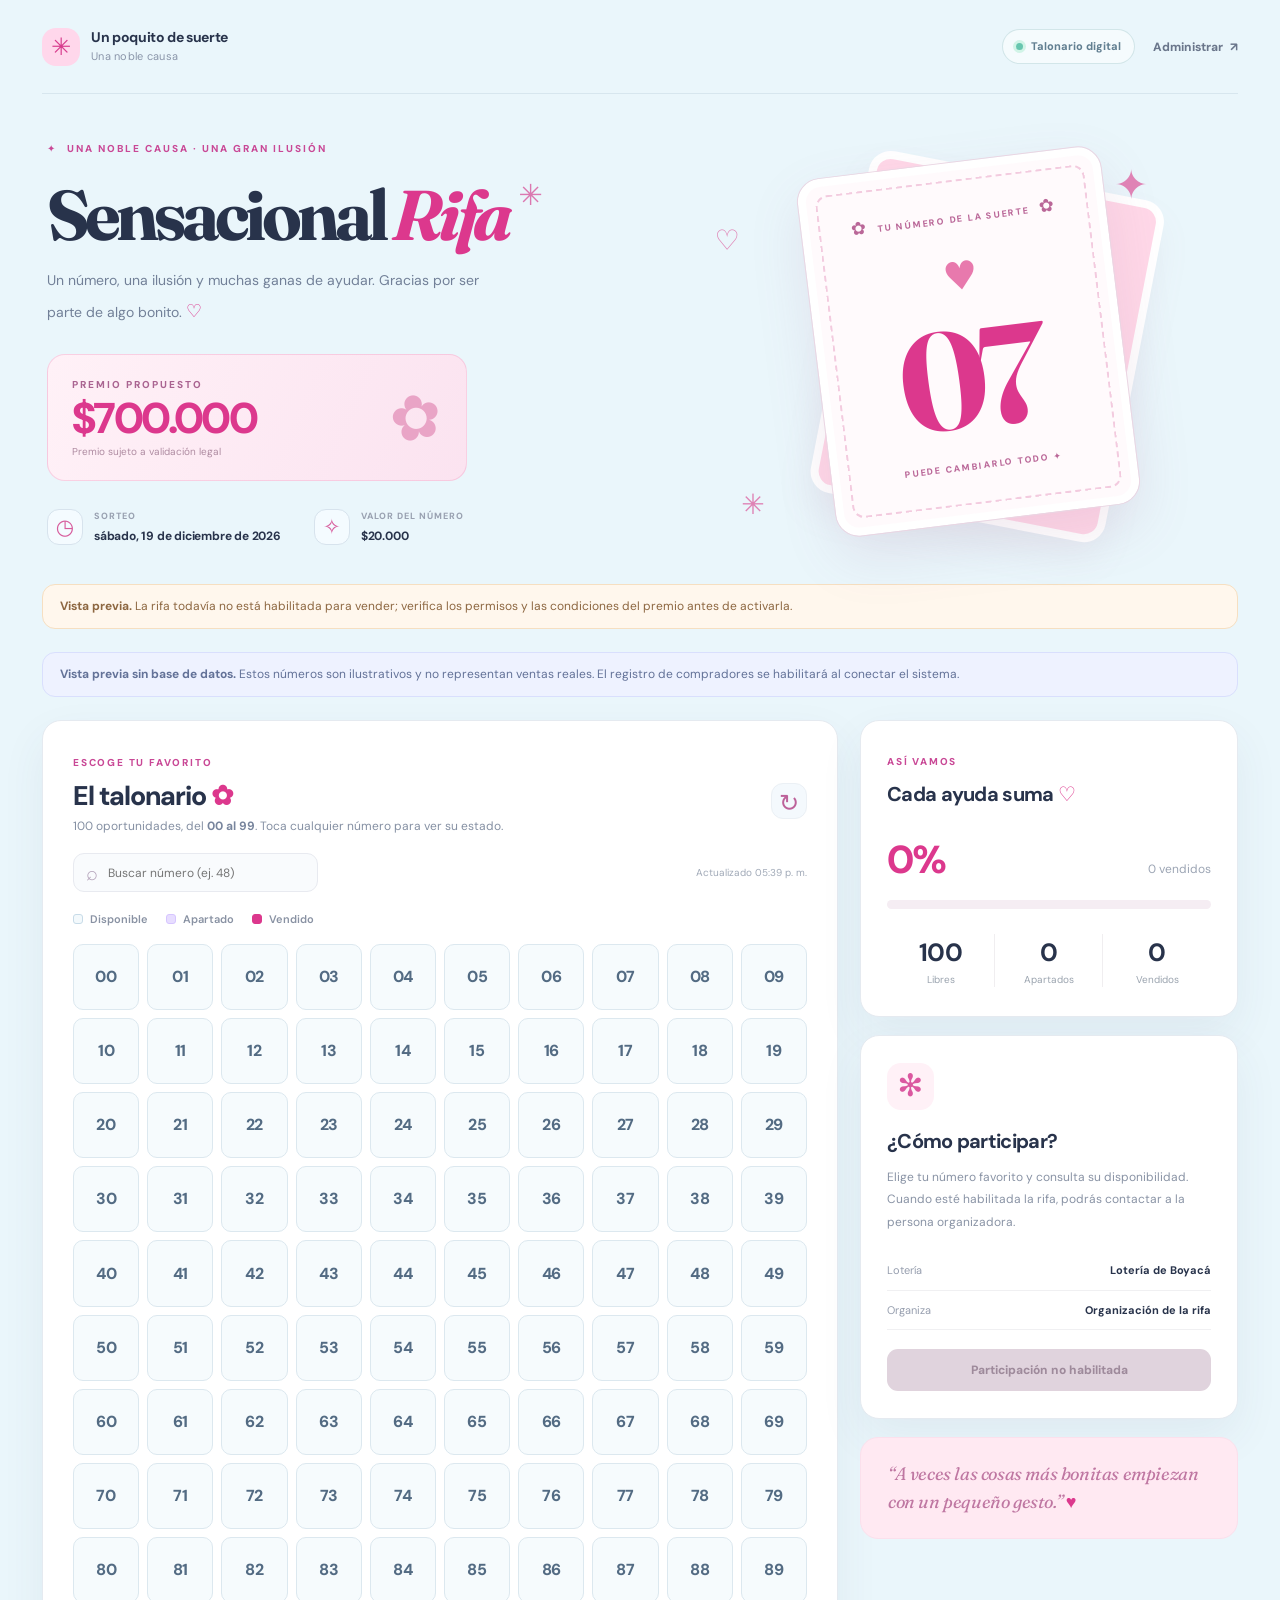
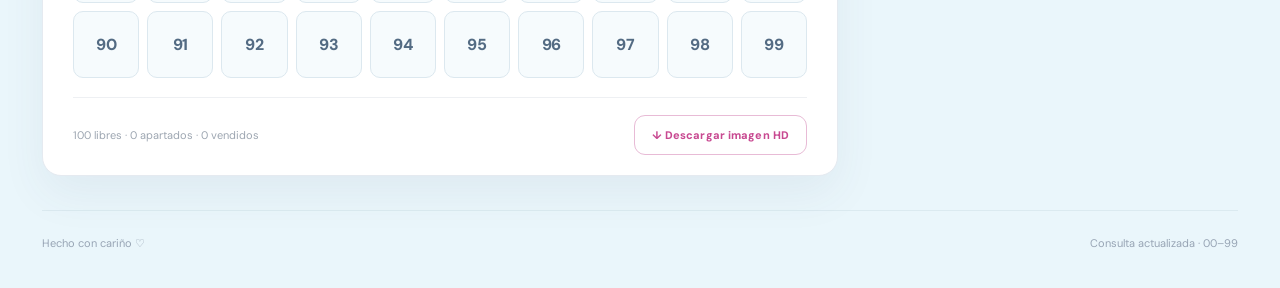
<file: index.html>
<!DOCTYPE html>
<html lang="es">
<head>
  <meta charset="utf-8">
  <meta name="viewport" content="width=device-width,initial-scale=1">
  <meta name="theme-color" content="#e7f5fb">
  <meta name="description" content="Un talonario digital pastel para consultar la disponibilidad de cien números.">
  <title>Sensacional Rifa · Una noble causa</title>
  <link rel="stylesheet" href="styles.css">
  <script src="config.js" defer></script>
  <script type="module" src="js/public.js"></script>
</head>
<body>
  <div class="page-shell">
    <header class="site-header">
      <a href="index.html" class="brand"><span class="brand-icon">✳</span><span><b>Un poquito de suerte</b><small>Una noble causa</small></span></a>
      <div class="header-actions"><span class="live-chip"><i></i> Talonario digital</span><a class="header-link" href="admin.html">Administrar <span aria-hidden="true">↗</span></a></div>
    </header>
    <main>
      <section class="hero">
        <div class="hero-copy">
          <span class="eyebrow"><span>✦</span> UNA NOBLE CAUSA · UNA GRAN ILUSIÓN</span>
          <h1>Sensacional <em>Rifa</em><span class="star-inline">✳</span></h1>
          <p class="hero-description">Un número, una ilusión y muchas ganas de ayudar. Gracias por ser parte de algo bonito. <span>♡</span></p>
          <div class="prize-panel"><div><span class="prize-label">PREMIO PROPUESTO</span><strong id="prize">$700.000</strong><small>Premio sujeto a validación legal</small></div><div class="prize-flower" aria-hidden="true">✿</div></div>
          <div class="hero-meta"><div class="meta"><span class="meta-icon">◷</span><div><small>SORTEO</small><b id="draw-date">Sábado 19 de diciembre</b></div></div><div class="meta"><span class="meta-icon">✧</span><div><small>VALOR DEL NÚMERO</small><b id="ticket-price">$20.000</b></div></div></div>
        </div>
        <div class="hero-art" aria-hidden="true">
          <div class="ticket-back"><span>MUCHA SUERTE</span><strong>♡</strong></div>
          <div class="ticket-front"><div class="ticket-front-top"><span>✿</span> TU NÚMERO DE LA SUERTE <span>✿</span></div><div class="ticket-heart">♥</div><div class="ticket-number">07</div><div class="ticket-front-bottom">PUEDE CAMBIARLO TODO ✦</div></div>
          <span class="art-star art-star-a">✦</span><span class="art-star art-star-b">✳</span><span class="art-star art-star-c">♡</span>
        </div>
      </section>
      <div class="notice notice-draft" id="draft-notice"><strong>Vista previa.</strong> La rifa todavía no está habilitada para vender; verifica los permisos y las condiciones del premio antes de activarla.</div>
      <div class="notice notice-demo" id="demo-notice" hidden><strong>Modo demostración.</strong> Los cambios se guardan solo en este navegador. Conecta Supabase para compartirlos entre dispositivos.</div>
      <section class="board-layout">
        <div class="board-card">
          <div class="board-heading"><div><span class="eyebrow quiet">ESCOGE TU FAVORITO</span><h2>El talonario <span>✿</span></h2><p>100 oportunidades, del <b>00 al 99</b>. Toca cualquier número para ver su estado.</p></div><button class="circle-refresh" id="refresh" aria-label="Actualizar números" title="Actualizar números">↻</button></div>
          <div class="board-toolbar"><label class="search-field"><span>⌕</span><input type="text" id="search-number" inputmode="numeric" maxlength="2" placeholder="Buscar número (ej. 48)" aria-label="Buscar número"></label><span id="last-update" class="updated-caption">Consultando...</span></div>
          <div class="legend"><span><i class="legend-dot available"></i>Disponible</span><span><i class="legend-dot held"></i>Apartado</span><span><i class="legend-dot sold"></i>Vendido</span></div>
          <div id="number-grid" class="number-grid" aria-label="Números disponibles y vendidos"></div>
          <div class="board-bottom"><span id="stats-line">Cargando...</span><button id="download-png" class="outline-button">↓ Descargar imagen HD</button></div>
        </div>
        <aside class="aside-stack">
          <section class="summary-card"><span class="eyebrow quiet">ASÍ VAMOS</span><h3>Cada ayuda suma <span>♡</span></h3><div class="progress-heading"><strong id="progress-pct">0%</strong><small id="sold-count">0 vendidos</small></div><div class="progress-track"><div id="progress-bar" class="progress-fill"></div></div><div class="progress-stats"><div><strong id="free-count">100</strong><small>Libres</small></div><div><strong id="held-count">0</strong><small>Apartados</small></div><div><strong id="sold-count-small">0</strong><small>Vendidos</small></div></div></section>
          <section class="info-card"><div class="flower-icon">✻</div><h3>¿Cómo participar?</h3><p>Elige tu número favorito y consulta su disponibilidad. Cuando esté habilitada la rifa, podrás contactar a la persona organizadora.</p><div class="info-line"><span>Lotería</span><strong id="lottery">Lotería de Boyacá</strong></div><div class="info-line"><span>Organiza</span><strong id="organizer">Organización de la rifa</strong></div><a class="contact-button is-disabled" id="wa-link" href="#" aria-disabled="true">Participación no habilitada</a></section>
          <div class="quote-card">“A veces las cosas más bonitas empiezan con un pequeño gesto.” <span>♥</span></div>
        </aside>
      </section>
      <footer class="footer"><span>Hecho con cariño ♡</span><span>Consulta actualizada · <span id="footer-desc">00–99</span></span></footer>
    </main>
  </div>
  <dialog id="number-dialog" class="number-dialog"><form method="dialog"><button aria-label="Cerrar" class="close-dialog">×</button></form><span class="eyebrow quiet">ESTE ES TU NÚMERO</span><div class="modal-number" id="dialog-number">48</div><h3 id="dialog-title">Disponible</h3><p id="dialog-description"></p><a class="contact-button" id="dialog-action" href="#" hidden>Preguntar por WhatsApp ↗</a></dialog>
  <div class="toast" id="toast" role="status" aria-live="polite"></div>
</body>
</html>
</file>
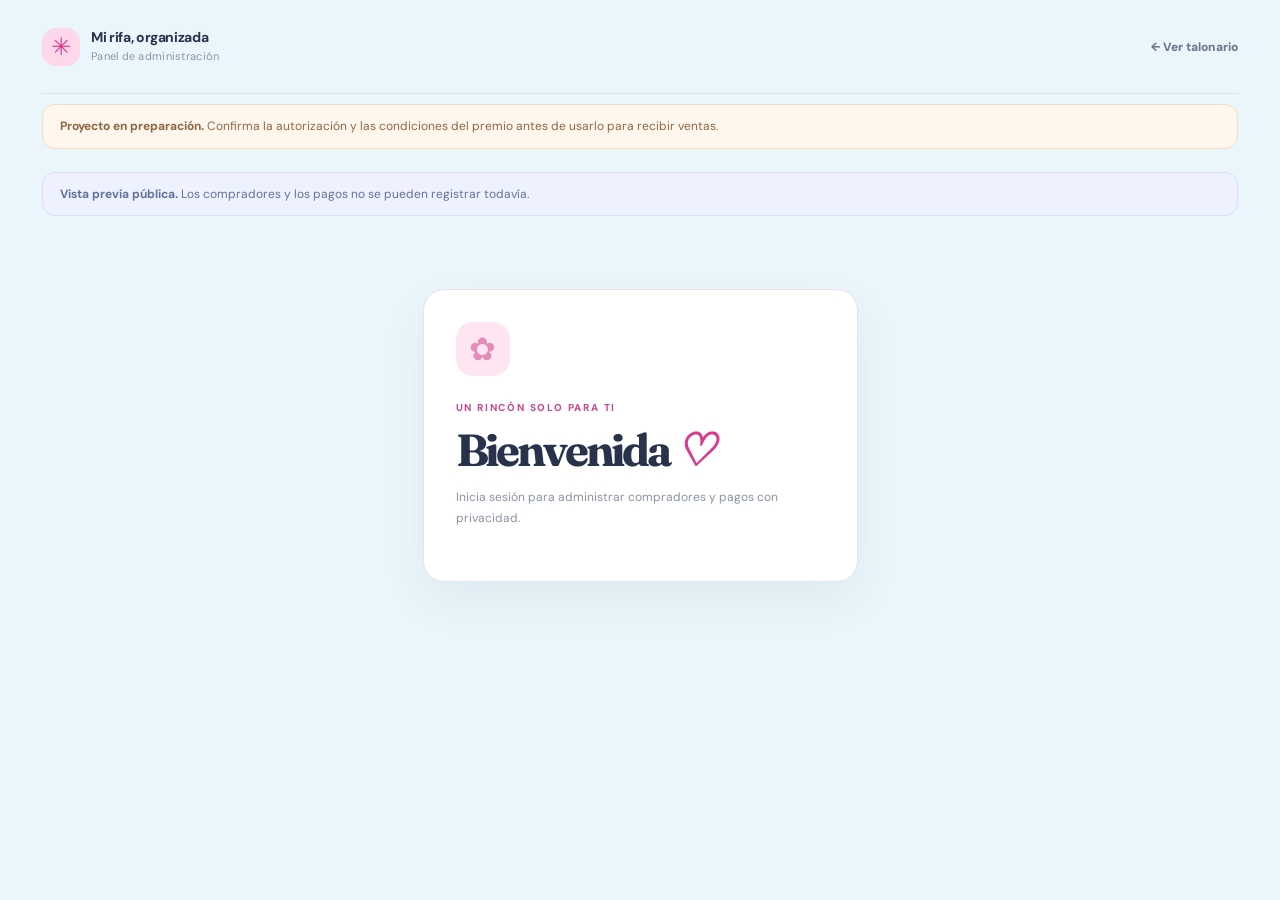
<file: admin.html>
<!DOCTYPE html>
<html lang="es">
<head>
  <meta charset="utf-8"><meta name="viewport" content="width=device-width,initial-scale=1">
  <meta name="theme-color" content="#e7f5fb"><meta name="robots" content="noindex,nofollow">
  <title>Administración · Sensacional Rifa</title>
  <link rel="stylesheet" href="styles.css"><script src="config.js" defer></script><script type="module" src="js/admin.js"></script>
</head>
<body>
  <div class="page-shell">
    <header class="site-header"><a href="index.html" class="brand"><span class="brand-icon">✳</span><span><b>Mi rifa, organizada</b><small>Panel de administración</small></span></a><div class="header-actions"><a class="header-link" href="index.html">← Ver talonario</a><button id="logout" class="header-link button-link" hidden>Cerrar sesión</button></div></header>
    <div class="notice notice-draft" id="draft-notice"><strong>Proyecto en preparación.</strong> Confirma la autorización y las condiciones del premio antes de usarlo para recibir ventas.</div>
    <div class="notice notice-demo" id="demo-notice" hidden><strong>Modo demostración:</strong> los registros quedan únicamente en este navegador. No ingreses datos personales reales hasta conectar Supabase.</div>
    <main>
      <section id="login-view" class="login-wrap" hidden><div class="login-card"><div class="login-flower">✿</div><span class="eyebrow quiet">UN RINCÓN SOLO PARA TI</span><h1>Bienvenida <em>♡</em></h1><p>Inicia sesión para administrar compradores y pagos con privacidad.</p><form id="login-form"><label for="email">Correo electrónico</label><input id="email" type="email" autocomplete="username" placeholder="tu-correo@ejemplo.com" required><label for="password">Contraseña</label><input id="password" type="password" autocomplete="current-password" placeholder="Tu contraseña" required><button class="primary-button" type="submit">Entrar al panel →</button><p id="login-error" class="error-text" role="alert"></p></form></div></section>
      <section id="dashboard" hidden>
        <div class="admin-heading"><div><span class="eyebrow quiet">TODO BAJO CONTROL</span><h1>Mi panel de <em>rifa</em> <span>✳</span></h1><p>Busca el número 48, selecciona varios a la vez y revisa quién compró o si ya pagó.</p></div><div class="admin-actions"><button class="outline-button" id="export-csv">↓ Exportar Excel (CSV)</button><button class="primary-button" id="export-png">↓ Imagen HD</button></div></div>
        <div class="admin-stats"><div><small>DISPONIBLES</small><strong id="a-free">100</strong><span>Sin asignar</span></div><div><small>APARTADOS</small><strong id="a-held">0</strong><span>Reservados</span></div><div><small>POR COBRAR</small><strong id="a-pending">0</strong><span>Vendidos sin pago completo</span></div><div><small>RECAUDADO</small><strong id="a-earned">$0</strong><span>Abonos registrados</span></div></div>
        <div class="admin-layout">
          <section class="board-card admin-board">
            <div class="board-heading"><div><span class="eyebrow quiet">CONTROL DE NÚMEROS</span><h2>Tu talonario <span>♡</span></h2><p>Haz clic para editar uno, o utiliza la selección múltiple.</p></div></div>
            <div class="admin-filters"><label class="search-field"><span>⌕</span><input id="admin-search" type="search" placeholder="Buscar 48 o nombre del comprador" aria-label="Buscar por número o comprador"></label><select id="filter" class="select-compact" aria-label="Filtrar estado"><option value="todos">Todos</option><option value="disponible">Disponibles</option><option value="apartado">Apartados</option><option value="pendiente">Por cobrar</option><option value="pagado">Pagados</option></select></div>
            <div class="multi-toolbar"><label class="switch-line"><input id="multi-mode" type="checkbox"> Seleccionar varios</label><span id="selection-count">1 seleccionado</span><button class="clear-button" id="clear-selection" type="button">Limpiar selección</button></div>
            <div class="legend"><span><i class="legend-dot available"></i>Libre</span><span><i class="legend-dot held"></i>Apartado</span><span><i class="legend-dot pending"></i>Por cobrar</span><span><i class="legend-dot sold"></i>Pagado</span></div>
            <div id="admin-grid" class="number-grid admin-grid"></div>
            <div class="bulk-search"><label for="quick-numbers">¿Varios números a la vez?</label><div class="bulk-entry"><input id="quick-numbers" type="text" placeholder="Ejemplo: 08, 14, 48" aria-label="Números separados por comas"><button id="select-numbers" class="outline-button" type="button">Seleccionar</button></div><small>Escribe los números separados por comas, entre 00 y 99.</small></div>
          </section>
          <div class="admin-right">
            <section class="edit-card"><div class="edit-card-heading"><span class="eyebrow quiet">FICHA PRIVADA</span><span class="private-tag">SOLO ADMINISTRACIÓN</span></div><div class="selected-row"><div id="selected-number" class="selected-number">00</div><div><h3 id="editing-title">Número seleccionado</h3><p id="editing-subtitle">Actualiza los datos y guarda los cambios</p></div></div>
              <form id="ticket-form"><label for="ticket-status">Estado del número</label><select id="ticket-status"><option value="disponible">Disponible · sin comprador</option><option value="apartado">Apartado · reservado</option><option value="pendiente">Vendido · no ha pagado todo</option><option value="pagado">Vendido · pagado completo</option></select>
              <label for="buyer-name">¿De quién es?</label><input id="buyer-name" maxlength="120" placeholder="Ej. Zamir Pabón" autocomplete="off">
              <label for="buyer-phone">Celular del comprador <small>(privado)</small></label><input id="buyer-phone" maxlength="30" type="tel" placeholder="Ej. 300 000 0000">
              <label for="amount-received">Dinero recibido <small>(COP)</small></label><input id="amount-received" type="number" min="0" max="10000000" step="1000" value="0">
              <div class="amount-helper" id="payment-helper">Faltan $20.000 para completar la boleta.</div>
              <label for="number-emoji">Emoji en el número <small>(opcional)</small></label><select id="number-emoji"><option value="">Sin emoji</option><option value="💗">💗 Corazón</option><option value="🎀">🎀 Moñito</option><option value="✅">✅ Verificado</option><option value="⭐">⭐ Estrella</option><option value="🔒">🔒 Reservado</option></select>
              <label for="buyer-notes">Observaciones <small>(privadas)</small></label><textarea id="buyer-notes" maxlength="500" rows="3" placeholder="Ej. Falta transferencia o abonó una parte"></textarea>
              <button id="save-ticket" type="submit" class="primary-button full-width">Guardar cambios ✓</button><p id="save-result" class="success-text" role="status"></p></form>
            </section>
            <section class="settings-card"><div class="settings-top"><div><span class="eyebrow quiet">PERSONALIZA TU RIFA</span><h3>Detalles del sorteo</h3></div><button id="settings-toggle" type="button" class="outline-button small-btn" aria-expanded="false">Editar</button></div><p>Fecha, premio, valor y número de contacto.</p><form id="settings-form" hidden><label for="s-title">Título</label><input id="s-title" maxlength="70" required><label for="s-prize">Premio propuesto</label><input id="s-prize" maxlength="60" required><label for="s-date">Fecha del sorteo</label><input id="s-date" type="date" required><label for="s-price">Valor de la boleta</label><input id="s-price" type="number" min="1000" step="1000" required><label for="s-lottery">Lotería</label><input id="s-lottery" maxlength="80" required><label for="s-organizer">Responsable visible</label><input id="s-organizer" maxlength="100"><label for="s-whatsapp">WhatsApp para contacto (con 57)</label><input id="s-whatsapp" type="tel" placeholder="573001234567" maxlength="20"><button class="primary-button" type="submit">Guardar datos del sorteo</button><p id="settings-result" class="success-text"></p></form></section>
          </div>
        </div>
      </section>
    </main>
  </div>
  <div id="toast" class="toast" role="status" aria-live="polite"></div>
</body>
</html>
</file>
<file: styles.css>
@import url('https://fonts.googleapis.com/css2?family=DM+Sans:wght@400;500;600;700;800&family=Fraunces:opsz,wght,SOFT,WONK@9..144,600,20,1;9..144,700,20,1&display=swap');
:root{--bg:#eaf6fb;--sky:#d6edf7;--ink:#28334b;--muted:#788499;--fuchsia:#dc388d;--pink:#ffe3ee;--pale:#fdf5f8;--lavender:#f0e8ff;--white:#fff;--outline:#e4e9ed;--shadow:0 18px 46px rgba(57,78,104,.065)}
*{box-sizing:border-box}html{scroll-behavior:smooth}body{margin:0;background:var(--bg);color:var(--ink);font-family:'DM Sans',system-ui,-apple-system,Segoe UI,sans-serif;font-size:14px;line-height:1.5}button,input,select,textarea{font:inherit}button,a{-webkit-tap-highlight-color:transparent}button{cursor:pointer}a{color:inherit;text-decoration:none}button:focus-visible,a:focus-visible,input:focus-visible,select:focus-visible,textarea:focus-visible{outline:3px solid #c976ab;outline-offset:2px}input,select,textarea{color:var(--ink)}[hidden]{display:none!important}.page-shell{max-width:1260px;margin:0 auto;padding:0 32px}
.site-header{display:flex;align-items:center;justify-content:space-between;min-height:94px;gap:20px;border-bottom:1px solid rgba(79,118,140,.12)}.brand{display:flex;align-items:center;gap:11px}.brand-icon{width:38px;height:38px;border-radius:14px;background:#ffd7eb;color:#d73c8d;display:grid;place-items:center;font-size:24px}.brand b,.brand small{display:block;line-height:1.25}.brand b{font-size:14px;letter-spacing:-.025em}.brand small{font-size:11px;color:#8a95a9;letter-spacing:.025em;margin-top:4px}.header-actions{display:flex;align-items:center;gap:18px}.live-chip{display:inline-flex;align-items:center;gap:8px;border:1px solid rgba(82,151,158,.21);padding:8px 13px;border-radius:100px;color:#627f91;font-size:11px;font-weight:800;background:rgba(255,255,255,.5)}.live-chip i{width:7px;height:7px;border-radius:50%;background:#67c6af;box-shadow:0 0 0 3px #d1f4e7}.header-link{font-size:12px;color:#6a768b;font-weight:800}.header-link span{padding-left:4px}.header-link:hover{color:var(--fuchsia)}.button-link{border:0;background:transparent;padding:0}
.hero{display:grid;grid-template-columns:1.09fr .91fr;min-height:475px;gap:24px;align-items:center;padding:43px 5px 29px}.eyebrow{display:inline-block;font-size:10px;font-weight:800;letter-spacing:2px;color:#c94896}.eyebrow>span{margin-right:6px}.eyebrow.quiet{letter-spacing:1.8px}.hero h1,.admin-heading h1,.login-card h1{font-family:'Fraunces',Georgia,serif;letter-spacing:-.07em;font-size:clamp(49px,5.5vw,79px);line-height:1.08;margin:19px 0 14px;font-weight:700}.hero h1 em,.admin-heading h1 em,.login-card h1 em{color:var(--fuchsia);font-style:italic}.star-inline{display:inline-block;color:#db78b0;font-family:system-ui;font-size:29px;vertical-align:top;margin:3px 0 0 10px}.hero-description{max-width:460px;font-size:14px;line-height:1.95;color:#728098;margin:0 0 25px}.hero-description span{color:var(--fuchsia);font-size:18px}.prize-panel{width:min(420px,100%);height:127px;border-radius:18px;background:linear-gradient(114deg,#fff1f7,#fbe3f0);border:1px solid rgba(241,166,200,.43);padding:19px 24px;display:flex;align-items:center;justify-content:space-between}.prize-panel div:first-child{display:flex;flex-direction:column}.prize-label{font-weight:800;letter-spacing:2px;font-size:10px;color:#aa6491}.prize-panel strong{color:var(--fuchsia);font-size:43px;line-height:1.22;letter-spacing:-2.6px;font-weight:800}.prize-panel small{color:#ae8ba1;font-size:10px}.prize-flower{font-size:62px;color:#e9a4c6;transform:rotate(-12deg)}.hero-meta{display:flex;gap:33px;flex-wrap:wrap;margin-top:28px}.meta{display:flex;align-items:center;gap:11px}.meta-icon{width:36px;height:36px;border:1px solid #d7e3ed;border-radius:12px;display:grid;place-items:center;background:#f4fbff;color:#d75c9d;font-size:21px}.meta small,.meta b{display:block}.meta small{font-size:9px;color:#99a1b1;font-weight:800;letter-spacing:1px}.meta b{font-size:12px;margin-top:3px;letter-spacing:-.2px}.hero-art{position:relative;min-height:402px;display:flex;align-items:center;justify-content:center}.ticket-front{position:relative;z-index:2;width:305px;height:359px;background:#fffafc;border:8px solid white;border-radius:23px;box-shadow:0 22px 55px rgba(150,94,139,.13);outline:1px solid #ead6e3;transform:rotate(-7deg);display:flex;flex-direction:column;align-items:center;justify-content:center}.ticket-front:before{content:'';position:absolute;inset:9px;border:2px dashed #f3cbdf;border-radius:12px;pointer-events:none}.ticket-back{position:absolute;width:300px;height:348px;border-radius:22px;background:#ffd8e8;border:8px solid #fff;transform:rotate(11deg) translate(19px,2px);box-shadow:0 20px 35px rgba(180,129,153,.08);text-align:center;padding-top:28px;color:#d567a2}.ticket-back span{letter-spacing:2px;font-size:10px;font-weight:800}.ticket-back strong{font-size:180px;display:block;line-height:1.5;color:#f6b2d1}.ticket-front-top,.ticket-front-bottom{z-index:1;color:#ba6798;font-weight:800;letter-spacing:1.8px;font-size:9px}.ticket-front-top{margin-top:-6px}.ticket-front-top span{font-size:18px;padding:0 6px}.ticket-heart{z-index:1;color:#e879ad;font-size:39px;margin:17px 0 -2px}.ticket-number{z-index:1;font-size:139px;line-height:1.05;letter-spacing:-11px;color:var(--fuchsia);font-family:'Fraunces',Georgia,serif;font-weight:700;margin-left:-10px}.ticket-front-bottom{margin-top:11px}.art-star{position:absolute;z-index:3;color:#df83b5}.art-star-a{font-size:41px;top:15px;right:16%}.art-star-b{font-size:28px;bottom:16px;left:7%}.art-star-c{font-size:28px;top:80px;left:2%}
.notice{border-radius:13px;padding:12px 17px;margin:10px 0 23px;font-size:12px;line-height:1.55}.notice-draft{background:#fff7ed;border:1px solid #f6dfc1;color:#8d6741}.notice-demo{background:#eef2ff;border:1px solid #d9dffd;color:#637298}.board-layout{display:grid;grid-template-columns:minmax(0,1.79fr) minmax(295px,.85fr);gap:22px;align-items:start}.board-card,.summary-card,.info-card,.edit-card,.settings-card{background:white;border:1px solid #e5eaf0;border-radius:19px;box-shadow:var(--shadow)}.board-card{padding:30px 30px 20px}.board-heading{display:flex;align-items:center;justify-content:space-between;gap:10px}.board-heading h2{font-size:27px;letter-spacing:-1px;margin:4px 0 1px;font-weight:800}.board-heading h2 span{color:var(--fuchsia);font-family:Georgia,serif}.board-heading p{color:#8590a3;font-size:12px;margin:0 0 16px}.board-heading p b{color:#78859d}.circle-refresh{width:36px;height:36px;border-radius:12px;background:#f4f9fd;color:#bd629a;border:1px solid #ebf0f5;font-size:24px;display:grid;place-items:center}.board-toolbar{display:flex;justify-content:space-between;align-items:center;margin-top:2px;gap:14px}.search-field{border:1px solid #e8eaf0;background:#f9fbfd;display:flex;align-items:center;gap:8px;border-radius:11px;padding:8px 12px;min-height:39px}.search-field>span{font-size:20px;color:#b4a3ba;line-height:1}.search-field input{width:100%;border:0;outline:0;background:transparent;font-size:12px;min-width:0}.board-toolbar .search-field{max-width:245px;flex:1}.updated-caption{font-size:10px;color:#a0a9b7}.legend{display:flex;gap:18px;flex-wrap:wrap;align-items:center;margin:19px 0 16px;color:#8992a3;font-size:11px;font-weight:600}.legend>span{display:inline-flex;align-items:center;gap:7px}.legend-dot{width:10px;height:10px;border-radius:3px;display:inline-block;border:1px solid #d7e4ec}.legend-dot.available{background:#f3f9fc;border-color:#c7dbe8}.legend-dot.held{background:#e7ddff;border-color:#d6c5ff}.legend-dot.pending{background:#fce3f0;border-color:#f2a9d0}.legend-dot.sold{background:#dc388d;border-color:#dc388d}.number-grid{display:grid;grid-template-columns:repeat(10,minmax(0,1fr));gap:8px}.number-cell{position:relative;border:1px solid #dce8ef;border-radius:10px;aspect-ratio:1/1;background:#f6fbfd;display:flex;align-items:center;justify-content:center;font-size:16px;font-weight:800;letter-spacing:-.4px;color:#536b83;transition:transform .12s ease,box-shadow .12s ease,border-color .12s ease;min-width:0;padding:0}.number-cell:hover{transform:translateY(-2px);box-shadow:0 5px 14px rgba(135,97,143,.15);z-index:1}.number-cell.apartado{background:#ece5fd;color:#8970b3;border-color:#e1d4fc}.number-cell.pendiente{background:#ec7bb3;color:white;border-color:#e56aaa}.number-cell.pagado{background:#da3b8c;color:white;border-color:#da3b8c}.number-cell .emoji{position:absolute;font-size:12px;right:-4px;top:-7px;filter:drop-shadow(0 1px 1px #fff);line-height:1}.number-cell:focus-visible{outline-offset:1px}.number-cell.is-hidden{display:none}.board-bottom{display:flex;align-items:center;justify-content:space-between;gap:12px;margin-top:19px;padding-top:17px;border-top:1px solid #eef0f3}.board-bottom>span{font-size:11px;color:#9da6b1}.outline-button,.primary-button{border-radius:11px;padding:11px 17px;font-weight:800;font-size:11px;letter-spacing:.01em;min-height:40px;display:inline-flex;align-items:center;justify-content:center;gap:5px}.outline-button{background:#fff;border:1px solid #e8bbd6;color:#c84991}.outline-button:hover{background:#fff2f9}.primary-button{background:var(--fuchsia);border:1px solid var(--fuchsia);color:white;box-shadow:0 4px 12px #e6469822}.primary-button:hover{background:#c72f7b}.outline-button:disabled,.primary-button:disabled{opacity:.6;cursor:wait}.aside-stack{display:flex;flex-direction:column;gap:18px}.summary-card{padding:29px 26px}.summary-card h3,.info-card h3{font-size:20px;letter-spacing:-.7px;margin:8px 0 22px}.summary-card h3 span{color:var(--fuchsia)}.progress-heading{display:flex;align-items:baseline;justify-content:space-between}.progress-heading strong{font-size:39px;font-weight:800;letter-spacing:-2px;color:var(--fuchsia)}.progress-heading small{font-size:12px;color:#9ca5b4}.progress-track{height:9px;border-radius:100px;background:#f5edf3;overflow:hidden;margin:11px 0 25px}.progress-fill{width:0;height:100%;background:linear-gradient(90deg,#e98fbb,#da378a);border-radius:inherit;transition:width .25s}.progress-stats{display:grid;grid-template-columns:repeat(3,1fr)}.progress-stats>div{display:flex;flex-direction:column;align-items:center;border-right:1px solid #f0eef0}.progress-stats>div:last-child{border:0}.progress-stats strong{font-size:25px;letter-spacing:-.7px}.progress-stats small{font-size:10px;color:#9ba4af}.info-card{padding:27px 26px}.flower-icon{background:#fff1f7;color:#db58a0;width:47px;height:47px;border-radius:14px;display:grid;place-items:center;font-size:31px}.info-card h3{margin:16px 0 10px}.info-card p{font-size:12px;color:#8993a5;line-height:1.9;margin:0 0 17px}.info-line{display:flex;gap:10px;justify-content:space-between;padding:11px 0;border-bottom:1px solid #f0f0f2;font-size:11px}.info-line span{color:#969eae}.info-line strong{text-align:right;font-size:11px;max-width:65%}.contact-button{background:var(--fuchsia);border:none;border-radius:11px;color:#fff;min-height:42px;display:flex;align-items:center;justify-content:center;text-align:center;font-weight:800;font-size:12px;padding:10px 14px;width:100%;margin-top:19px}.contact-button.is-disabled{background:#e0d3dd;color:#9e8a9b;cursor:not-allowed}.quote-card{background:#ffe9f2;color:#bf77a2;border:1px solid #fbe0ec;border-radius:18px;padding:22px 27px;font-family:'Fraunces',Georgia,serif;font-size:18px;line-height:1.55;font-style:italic;letter-spacing:-.4px}.quote-card span{color:#dc388d}.footer{display:flex;align-items:center;justify-content:space-between;gap:15px;border-top:1px solid #dbeaf0;margin-top:34px;padding:24px 0 36px;font-size:11px;color:#97a4b4}
.number-dialog{border:1px solid #f1dce8;max-width:390px;width:min(calc(100% - 32px),390px);padding:29px;border-radius:23px;background:white;box-shadow:0 27px 86px #5b3e6644;text-align:center;color:var(--ink)}.number-dialog::backdrop{background:rgba(35,45,66,.37);backdrop-filter:blur(4px)}.number-dialog form{position:absolute;right:11px;top:9px}.close-dialog{border:0;background:#f9eef5;border-radius:100%;width:31px;height:31px;font-size:21px;color:#a55a87}.modal-number{font-family:'Fraunces',Georgia,serif;font-size:105px;line-height:1.15;font-weight:700;color:var(--fuchsia);letter-spacing:-5px;margin:2px 0 0}.number-dialog h3{font-size:23px;margin:0 0 6px;letter-spacing:-.5px}.number-dialog p{color:#8390a0;line-height:1.7}.toast{position:fixed;z-index:30;bottom:24px;left:50%;transform:translate(-50%,20px);padding:12px 20px;background:#29334b;color:#fff;border-radius:12px;font-weight:700;font-size:12px;opacity:0;pointer-events:none;transition:transform .2s,opacity .2s;box-shadow:0 11px 34px #23314f2a;max-width:90%;text-align:center}.toast.show{transform:translate(-50%,0);opacity:1}
/* Administración */
.admin-heading{display:flex;align-items:flex-end;justify-content:space-between;gap:15px;margin:34px 0 27px}.admin-heading h1{font-size:clamp(33px,4vw,50px);margin:5px 0 4px}.admin-heading h1 span{color:#e1a2c4;font-family:system-ui;font-size:23px;vertical-align:top}.admin-heading p{color:#8894a6;margin:0;font-size:12px}.admin-actions{display:flex;gap:9px;flex-wrap:wrap;padding-bottom:5px}.admin-stats{display:grid;grid-template-columns:repeat(4,1fr);gap:15px;margin-bottom:22px}.admin-stats>div{background:white;border:1px solid #e7ecf1;border-radius:15px;padding:20px 22px;box-shadow:var(--shadow);display:flex;flex-direction:column;gap:3px}.admin-stats small{font-size:10px;letter-spacing:1px;font-weight:800;color:#a0a6b1}.admin-stats strong{font-size:29px;line-height:1.28;letter-spacing:-1px}.admin-stats>div:nth-child(3) strong{color:#d85d9c}.admin-stats>div:nth-child(4) strong{color:#bf4086}.admin-stats span{font-size:10px;color:#9aa3b2}.admin-layout{display:grid;grid-template-columns:minmax(0,1.4fr) minmax(320px,1fr);align-items:start;gap:20px}.admin-board{padding:26px}.admin-filters{display:flex;gap:9px;margin:6px 0 12px}.admin-filters .search-field{flex:1}.select-compact{min-width:124px;background:#f9fbfd;border:1px solid #e8eaf0;border-radius:11px;padding:0 10px;font-size:11px}.multi-toolbar{display:flex;align-items:center;gap:10px;justify-content:space-between;flex-wrap:wrap;padding:12px 0;border-bottom:1px solid #f1eff3}.switch-line{display:flex;align-items:center;gap:7px;font-size:11px;font-weight:800;color:#77697c}.switch-line input{accent-color:var(--fuchsia);width:16px;height:16px}.multi-toolbar>span{font-size:11px;color:#a0a2ad}.clear-button{background:transparent;border:0;color:#cc5a99;font-size:11px;font-weight:800;padding:5px}.admin-grid .number-cell.is-selected{outline:3px solid #8a5886;outline-offset:0;box-shadow:inset 0 0 0 2px white;z-index:2}.admin-grid{gap:7px}.admin-board .legend{gap:12px;margin:16px 0}.admin-board .legend>span{font-size:10px}.bulk-search{margin-top:19px;background:#f9fbfd;border:1px solid #edf1f4;border-radius:13px;padding:14px}.bulk-search>label{display:block;font-weight:800;font-size:11px;margin-bottom:8px}.bulk-entry{display:flex;gap:7px}.bulk-entry input{flex:1;min-width:0;border:1px solid #e6e9ed;border-radius:10px;background:white;padding:10px;font-size:12px}.bulk-entry .outline-button{white-space:nowrap;padding:9px 12px}.bulk-search small{display:block;color:#9aa6b3;font-size:10px;margin-top:8px}.admin-right{display:flex;flex-direction:column;gap:17px}.edit-card,.settings-card{padding:25px}.edit-card-heading{display:flex;justify-content:space-between;gap:5px;align-items:center}.private-tag{color:#bd88a8;font-size:9px;font-weight:800;background:#fff0f6;border-radius:100px;padding:5px 8px;letter-spacing:.4px}.selected-row{display:flex;align-items:center;gap:16px;margin:19px 0 15px}.selected-number{min-width:82px;height:82px;border-radius:17px;background:#ffe4f0;color:#d93488;font-family:'Fraunces',Georgia,serif;font-size:58px;font-weight:700;display:flex;align-items:center;justify-content:center;letter-spacing:-3px}.selected-row h3{font-size:17px;margin:0 0 4px;letter-spacing:-.3px}.selected-row p{font-size:11px;color:#9aa4b4;margin:0}.edit-card form,.settings-card form,.login-card form{display:flex;flex-direction:column}.edit-card form label,.settings-card form label,.login-card form label{font-size:11px;font-weight:800;margin:11px 0 5px}.edit-card label small{font-weight:500;color:#a5adba}.edit-card form input,.edit-card form select,.edit-card form textarea,.settings-card form input,.login-card form input{width:100%;background:#f9fbfd;border:1px solid #e6eaf0;padding:11px 12px;border-radius:10px;min-height:42px;font-size:12px;outline-color:#dd8ab6}.edit-card form textarea{resize:vertical}.amount-helper{font-size:10px;color:#b17393;margin:5px 0 0}.full-width{width:100%;margin-top:19px}.success-text{font-size:11px;margin:9px 0 0;color:#458974}.error-text{color:#c13f66;font-size:11px}.settings-top{display:flex;align-items:center;justify-content:space-between;gap:8px}.settings-top h3{margin:5px 0 0;font-size:20px;letter-spacing:-.6px}.settings-card>p{font-size:11px;color:#939eac;margin:8px 0 0}.small-btn{min-height:34px;padding:6px 12px}.settings-card form{padding-top:12px}.settings-card .primary-button{margin-top:17px}.login-wrap{display:flex;justify-content:center;padding:50px 0 85px}.login-card{width:min(100%,435px);border:1px solid #ebdfeb;background:white;box-shadow:var(--shadow);border-radius:21px;padding:32px}.login-flower{color:#e48cba;background:#ffe5f1;display:grid;place-items:center;width:54px;height:54px;border-radius:17px;font-size:32px;margin-bottom:20px}.login-card h1{font-size:45px;margin:9px 0 6px}.login-card>p{color:#8992a3;font-size:12px;line-height:1.8;margin-bottom:19px}.login-card .primary-button{margin-top:21px}
@media(max-width:1050px){.hero{grid-template-columns:1.15fr .85fr}.hero-art{transform:scale(.84)}.board-layout{grid-template-columns:minmax(0,1.5fr) minmax(250px,.85fr)}.board-card{padding:22px}.number-grid{gap:5px}.number-cell{font-size:14px;border-radius:8px}.admin-layout{grid-template-columns:minmax(0,1fr) minmax(290px,1fr)}.admin-board{padding:19px}}
@media(max-width:760px){.page-shell{padding:0 16px}.site-header{min-height:75px}.header-actions{gap:9px}.live-chip{display:none}.brand b{font-size:12px}.brand small{font-size:10px}.header-link{font-size:11px}.hero{display:flex;flex-direction:column;align-items:stretch;padding:34px 0 10px;gap:0}.hero h1{font-size:clamp(47px,11vw,69px)}.hero-art{min-height:275px;transform:scale(.73);margin:-31px 0 -32px}.hero-description{font-size:13px}.prize-panel{max-width:100%}.hero-meta{gap:17px;margin-top:22px}.board-layout,.admin-layout{grid-template-columns:1fr}.board-layout{gap:15px}.board-card{padding:19px 14px}.number-grid{gap:5px}.number-cell{font-size:clamp(11px,3.4vw,16px);border-radius:7px}.aside-stack{display:grid;grid-template-columns:1fr 1fr;gap:12px}.summary-card,.info-card{padding:17px}.summary-card h3,.info-card h3{font-size:18px}.summary-card{min-width:0}.progress-stats strong{font-size:19px}.info-card p{font-size:11px}.quote-card{grid-column:1/-1}.admin-heading{align-items:stretch;flex-direction:column;gap:15px}.admin-stats{grid-template-columns:repeat(2,1fr);gap:9px}.admin-stats>div{padding:16px}.admin-actions{padding:0}.admin-board{padding:17px}.admin-board .number-cell{font-size:clamp(11px,3.1vw,16px)}.footer{flex-wrap:wrap}}
@media(max-width:430px){.hero-art{margin:-39px 0 -50px;transform:scale(.63)}.hero-meta{gap:8px}.meta-icon{width:30px;height:30px}.meta b{font-size:10px}.meta small{font-size:8px}.board-heading h2{font-size:24px}.board-bottom{align-items:stretch;flex-direction:column}.board-bottom .outline-button{width:100%}.board-toolbar{gap:8px}.updated-caption{font-size:9px}.aside-stack{grid-template-columns:1fr}.summary-card,.info-card{padding:23px}.quote-card{grid-column:auto}.admin-filters{flex-direction:column}.select-compact{min-height:40px}.admin-board .legend{gap:9px}.multi-toolbar>span{margin-left:auto}.footer{font-size:10px}}
</file>
